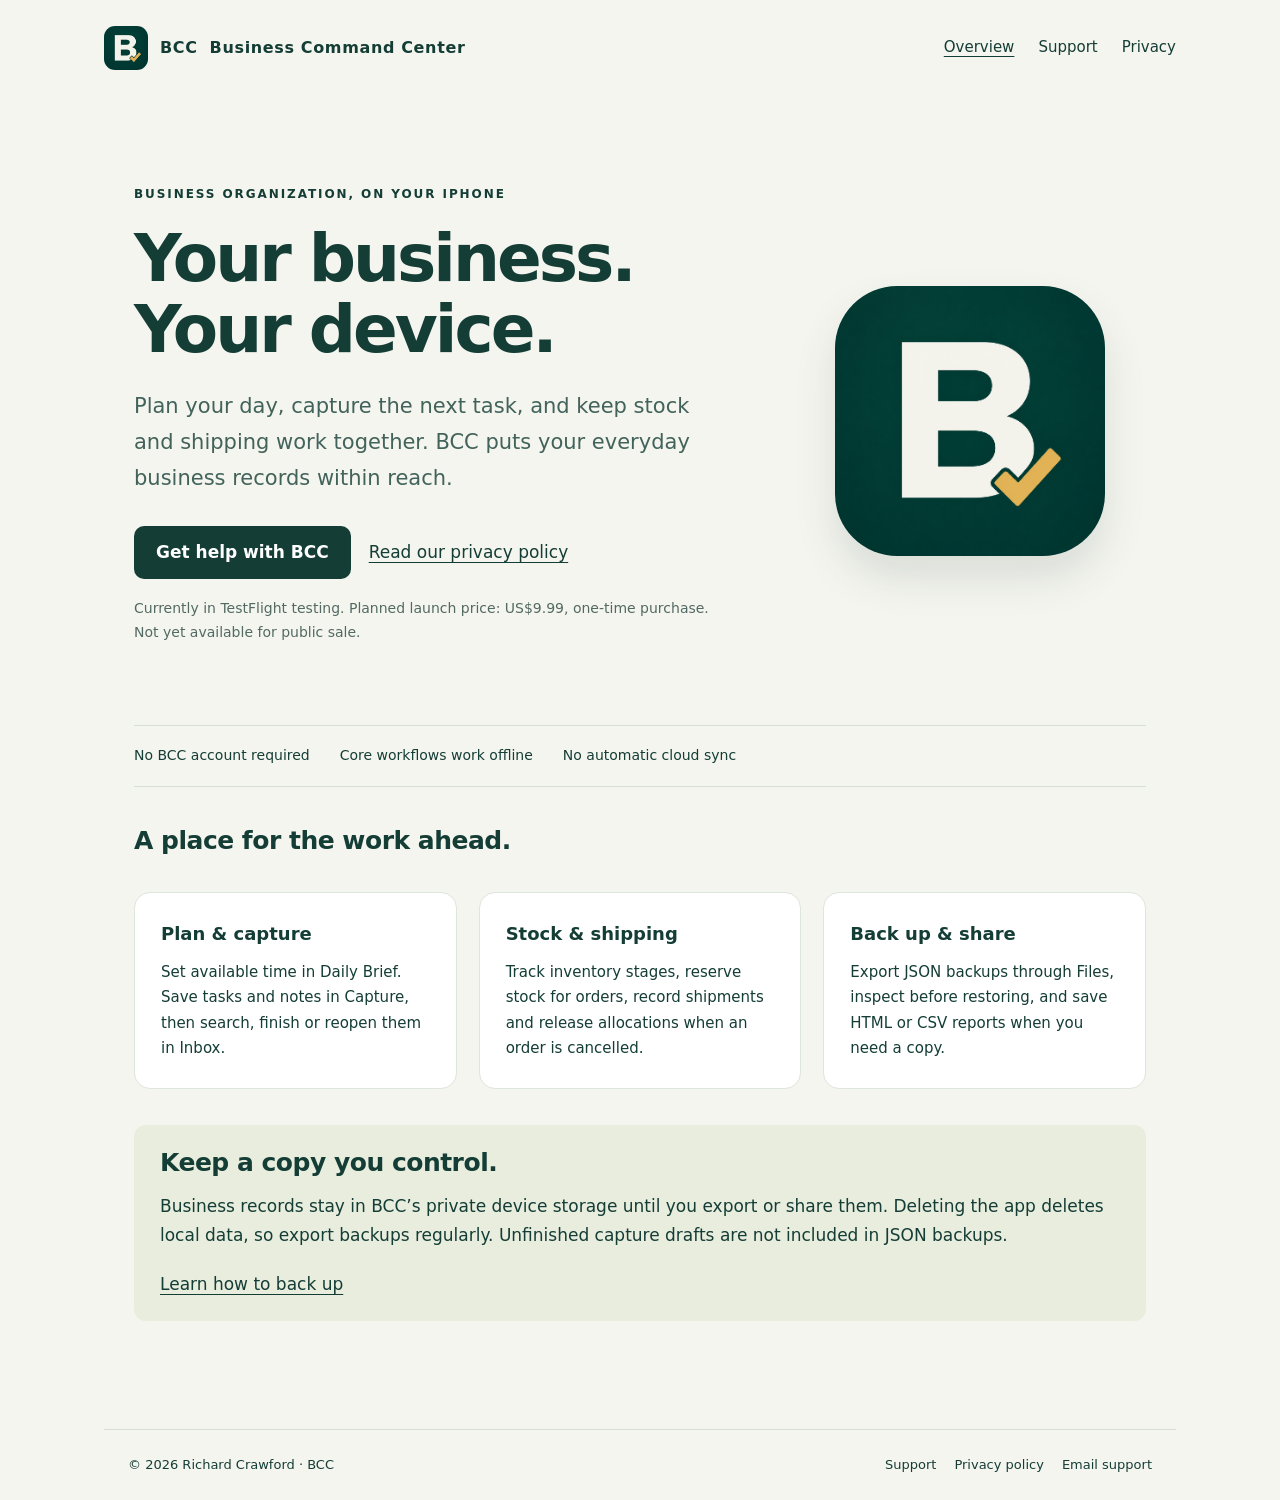
<file: index.html>
<!doctype html><html lang="en"><head><meta charset="utf-8"><meta name="viewport" content="width=device-width,initial-scale=1"><meta name="description" content="Support and privacy information for BCC, the local-first iPhone business organizer."><meta name="theme-color" content="#143D36"><title>Business Command Center · BCC</title><link rel="icon" href="./assets/appicon.png"><link rel="stylesheet" href="./assets/style.css"></head><body><a class="skip" href="#main">Skip to content</a><header><a class="brand" href="./"><img src="./assets/appicon.png" width="44" height="44" alt="">BCC <span>Business Command Center</span></a><nav aria-label="Main navigation"><a href="./" aria-current="page">Overview</a><a href="./support/">Support</a><a href="./privacy/">Privacy</a></nav></header><main id="main"><section class="hero"><div><span class="eyebrow">Business organization, on your iPhone</span><h1>Your business.<br>Your device.</h1><p class="lead">Plan your day, capture the next task, and keep stock and shipping work together. BCC puts your everyday business records within reach.</p><div class="actions"><a class="button" href="support/">Get help with BCC</a><a href="privacy/">Read our privacy policy</a></div><p class="note" style="margin-top:18px">Currently in TestFlight testing. Planned launch price: US$9.99, one-time purchase. Not yet available for public sale.</p></div><img class="hero-icon" src="assets/appicon.png" alt="BCC app icon: ivory B and gold checkmark on forest green" width="270" height="270"></section><div class="strip"><span>No BCC account required</span><span>Core workflows work offline</span><span>No automatic cloud sync</span></div><section aria-labelledby="features"><h2 id="features">A place for the work ahead.</h2><div class="grid"><article class="card"><h3>Plan &amp; capture</h3><p>Set available time in Daily Brief. Save tasks and notes in Capture, then search, finish or reopen them in Inbox.</p></article><article class="card"><h3>Stock &amp; shipping</h3><p>Track inventory stages, reserve stock for orders, record shipments and release allocations when an order is cancelled.</p></article><article class="card"><h3>Back up &amp; share</h3><p>Export JSON backups through Files, inspect before restoring, and save HTML or CSV reports when you need a copy.</p></article></div></section><section class="contact"><h2 style="margin-top:0">Keep a copy you control.</h2><p>Business records stay in BCC’s private device storage until you export or share them. Deleting the app deletes local data, so export backups regularly. Unfinished capture drafts are not included in JSON backups.</p><a href="support/#keep-a-backup">Learn how to back up</a></section></main><footer><span>© 2026 Richard Crawford · BCC</span><nav aria-label="Footer"><a href="./support/">Support</a><a href="./privacy/">Privacy policy</a><a href="mailto:rickroadway@gmail.com">Email support</a></nav></footer></body></html>
</file>
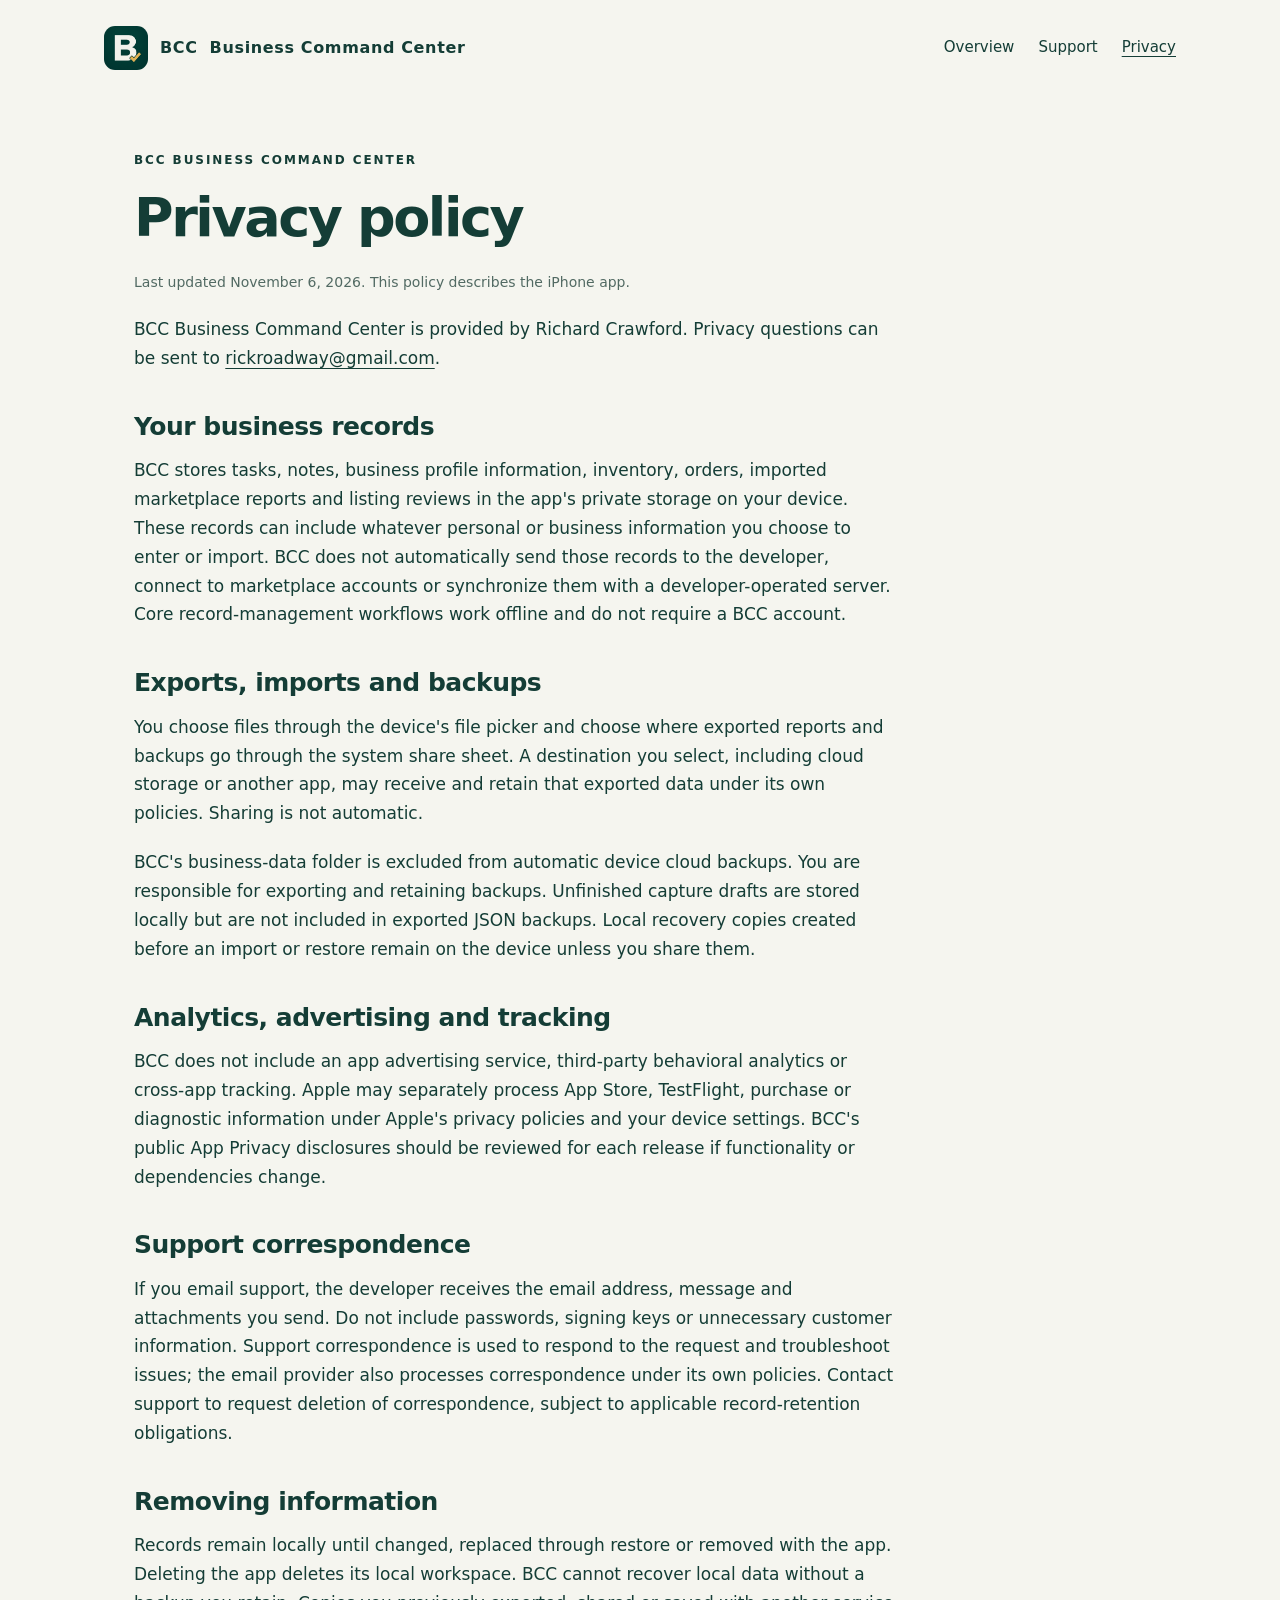
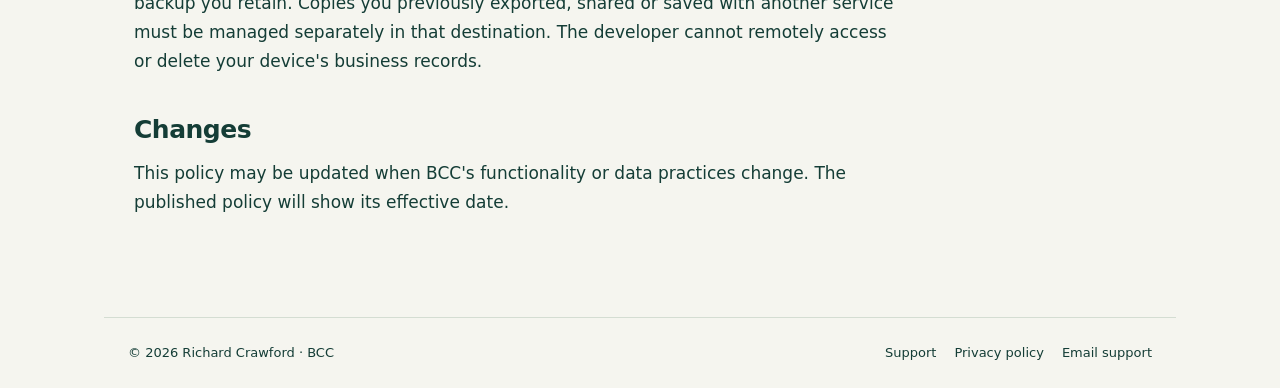
<file: privacy/index.html>
<!doctype html><html lang="en"><head><meta charset="utf-8"><meta name="viewport" content="width=device-width,initial-scale=1"><meta name="description" content="How BCC stores business records and handles exports, support correspondence and privacy."><meta name="theme-color" content="#143D36"><title>Privacy policy · BCC</title><link rel="icon" href="../assets/appicon.png"><link rel="stylesheet" href="../assets/style.css"></head><body><a class="skip" href="#main">Skip to content</a><header><a class="brand" href="../"><img src="../assets/appicon.png" width="44" height="44" alt="">BCC <span>Business Command Center</span></a><nav aria-label="Main navigation"><a href="../">Overview</a><a href="../support/">Support</a><a href="../privacy/" aria-current="page">Privacy</a></nav></header><main id="main"><article class="article"><span class="eyebrow">BCC Business Command Center</span><h1>Privacy policy</h1><p class="note">Last updated November 6, 2026. This policy describes the iPhone app.</p><p>BCC Business Command Center is provided by Richard Crawford. Privacy questions can be sent to <a href="mailto:rickroadway@gmail.com">rickroadway@gmail.com</a>.</p><h2 id="your-business-records">Your business records</h2><p>BCC stores tasks, notes, business profile information, inventory, orders, imported marketplace reports and listing reviews in the app&#x27;s private storage on your device. These records can include whatever personal or business information you choose to enter or import. BCC does not automatically send those records to the developer, connect to marketplace accounts or synchronize them with a developer-operated server. Core record-management workflows work offline and do not require a BCC account.</p><h2 id="exports--imports-and-backups">Exports, imports and backups</h2><p>You choose files through the device&#x27;s file picker and choose where exported reports and backups go through the system share sheet. A destination you select, including cloud storage or another app, may receive and retain that exported data under its own policies. Sharing is not automatic.</p><p>BCC&#x27;s business-data folder is excluded from automatic device cloud backups. You are responsible for exporting and retaining backups. Unfinished capture drafts are stored locally but are not included in exported JSON backups. Local recovery copies created before an import or restore remain on the device unless you share them.</p><h2 id="analytics--advertising-and-tracking">Analytics, advertising and tracking</h2><p>BCC does not include an app advertising service, third-party behavioral analytics or cross-app tracking. Apple may separately process App Store, TestFlight, purchase or diagnostic information under Apple&#x27;s privacy policies and your device settings. BCC&#x27;s public App Privacy disclosures should be reviewed for each release if functionality or dependencies change.</p><h2 id="support-correspondence">Support correspondence</h2><p>If you email support, the developer receives the email address, message and attachments you send. Do not include passwords, signing keys or unnecessary customer information. Support correspondence is used to respond to the request and troubleshoot issues; the email provider also processes correspondence under its own policies. Contact support to request deletion of correspondence, subject to applicable record-retention obligations.</p><h2 id="removing-information">Removing information</h2><p>Records remain locally until changed, replaced through restore or removed with the app. Deleting the app deletes its local workspace. BCC cannot recover local data without a backup you retain. Copies you previously exported, shared or saved with another service must be managed separately in that destination. The developer cannot remotely access or delete your device&#x27;s business records.</p><h2 id="changes">Changes</h2><p>This policy may be updated when BCC&#x27;s functionality or data practices change. The published policy will show its effective date.</p></article></main><footer><span>© 2026 Richard Crawford · BCC</span><nav aria-label="Footer"><a href="../support/">Support</a><a href="../privacy/">Privacy policy</a><a href="mailto:rickroadway@gmail.com">Email support</a></nav></footer></body></html>
</file>
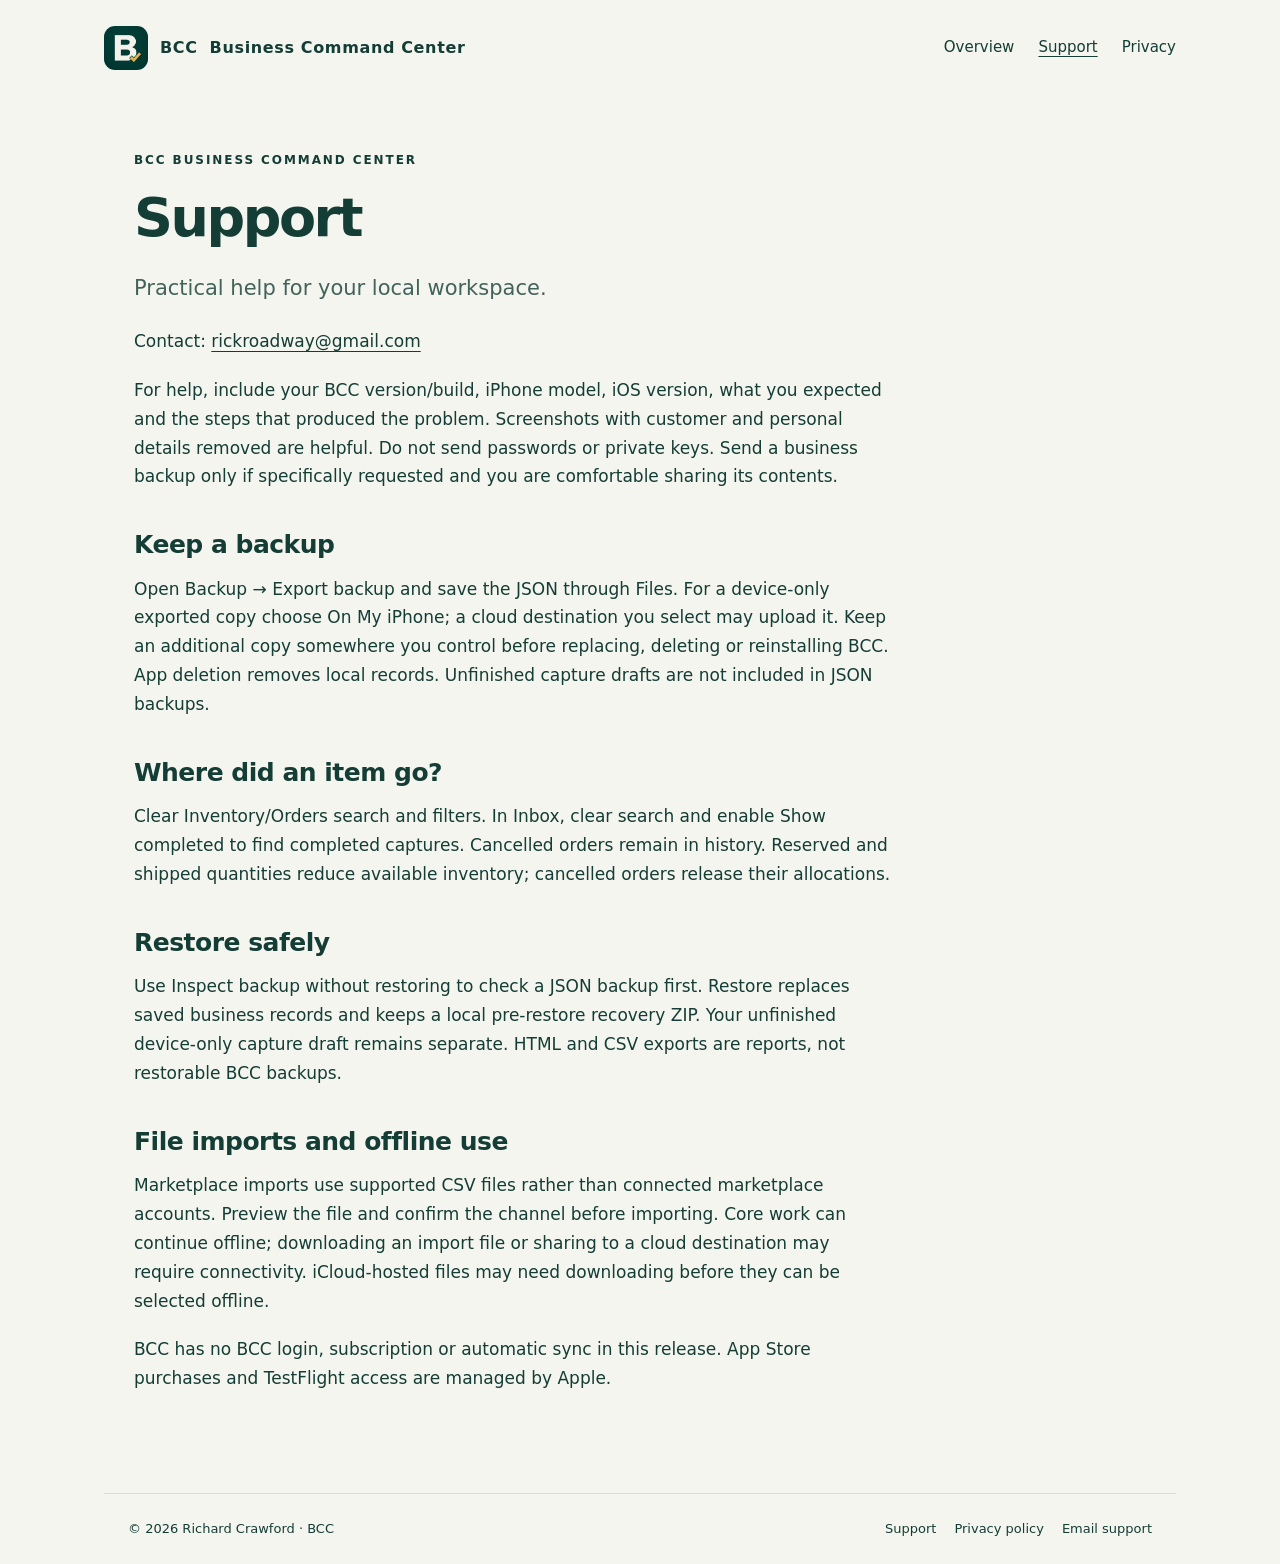
<file: support/index.html>
<!doctype html><html lang="en"><head><meta charset="utf-8"><meta name="viewport" content="width=device-width,initial-scale=1"><meta name="description" content="Help with BCC backups, inventory, orders, imports and offline use."><meta name="theme-color" content="#143D36"><title>Support · BCC</title><link rel="icon" href="../assets/appicon.png"><link rel="stylesheet" href="../assets/style.css"></head><body><a class="skip" href="#main">Skip to content</a><header><a class="brand" href="../"><img src="../assets/appicon.png" width="44" height="44" alt="">BCC <span>Business Command Center</span></a><nav aria-label="Main navigation"><a href="../">Overview</a><a href="../support/" aria-current="page">Support</a><a href="../privacy/">Privacy</a></nav></header><main id="main"><article class="article"><span class="eyebrow">BCC Business Command Center</span><h1>Support</h1><p class="lead">Practical help for your local workspace.</p><p>Contact: <a href="mailto:rickroadway@gmail.com">rickroadway@gmail.com</a></p><p>For help, include your BCC version/build, iPhone model, iOS version, what you expected and the steps that produced the problem. Screenshots with customer and personal details removed are helpful. Do not send passwords or private keys. Send a business backup only if specifically requested and you are comfortable sharing its contents.</p><h2 id="keep-a-backup">Keep a backup</h2><p>Open Backup → Export backup and save the JSON through Files. For a device-only exported copy choose On My iPhone; a cloud destination you select may upload it. Keep an additional copy somewhere you control before replacing, deleting or reinstalling BCC. App deletion removes local records. Unfinished capture drafts are not included in JSON backups.</p><h2 id="where-did-an-item-go">Where did an item go?</h2><p>Clear Inventory/Orders search and filters. In Inbox, clear search and enable Show completed to find completed captures. Cancelled orders remain in history. Reserved and shipped quantities reduce available inventory; cancelled orders release their allocations.</p><h2 id="restore-safely">Restore safely</h2><p>Use Inspect backup without restoring to check a JSON backup first. Restore replaces saved business records and keeps a local pre-restore recovery ZIP. Your unfinished device-only capture draft remains separate. HTML and CSV exports are reports, not restorable BCC backups.</p><h2 id="file-imports-and-offline-use">File imports and offline use</h2><p>Marketplace imports use supported CSV files rather than connected marketplace accounts. Preview the file and confirm the channel before importing. Core work can continue offline; downloading an import file or sharing to a cloud destination may require connectivity. iCloud-hosted files may need downloading before they can be selected offline.</p><p>BCC has no BCC login, subscription or automatic sync in this release. App Store purchases and TestFlight access are managed by Apple.</p></article></main><footer><span>© 2026 Richard Crawford · BCC</span><nav aria-label="Footer"><a href="../support/">Support</a><a href="../privacy/">Privacy policy</a><a href="mailto:rickroadway@gmail.com">Email support</a></nav></footer></body></html>
</file>
<file: assets/style.css>
*{box-sizing:border-box}html{scroll-behavior:smooth}body{margin:0;background:#f5f5ef;color:#143d36;font:17px/1.7 system-ui,-apple-system,BlinkMacSystemFont,"Segoe UI",sans-serif}a{color:inherit;text-underline-offset:4px}a:focus-visible,summary:focus-visible{outline:3px solid #b18020;outline-offset:5px}.skip{position:absolute;left:16px;top:-80px;background:white;padding:10px}.skip:focus{top:8px}header{max-width:1120px;margin:auto;padding:26px 24px;display:flex;align-items:center;justify-content:space-between;gap:24px}nav{display:flex;gap:24px;flex-wrap:wrap}.brand{font-size:16px;font-weight:750;letter-spacing:.04em;text-decoration:none;display:flex;align-items:center;gap:12px}.brand img{width:44px;height:44px;border-radius:11px}nav a{font-size:15px;text-decoration:none}nav a[aria-current=page]{text-decoration:underline}main{max-width:1060px;margin:auto;padding:48px 24px 80px}.eyebrow{font-size:12px;letter-spacing:.16em;text-transform:uppercase;font-weight:750}h1{font-size:clamp(36px,6vw,66px);line-height:1.08;letter-spacing:-.045em;margin:16px 0 24px}h2{font-size:25px;line-height:1.25;letter-spacing:-.02em;margin:38px 0 14px}h3{font-size:18px;margin:0 0 10px}p{margin:0 0 20px}.lead{font-size:21px;max-width:680px;color:#42635b}.hero{display:grid;grid-template-columns:1.7fr 1fr;gap:64px;align-items:center;padding:34px 0 60px}.hero-icon{width:100%;max-width:270px;justify-self:center;border-radius:23%;box-shadow:0 22px 42px #143d3620}.actions{display:flex;gap:18px;align-items:center;flex-wrap:wrap;margin-top:30px}.button{display:inline-block;padding:12px 22px;background:#143d36;color:#fff;border-radius:10px;text-decoration:none;font-weight:650}.note{font-size:14px;color:#526a63}.strip{border-block:1px solid #d4ddd2;padding:18px 0;display:flex;gap:30px;flex-wrap:wrap;font-size:14px}.grid{display:grid;grid-template-columns:repeat(3,1fr);gap:22px;margin:36px 0}.card{padding:26px;background:#fff;border:1px solid #dee5da;border-radius:16px}.card p{font-size:15px;margin:0}.article{max-width:760px}.article h1{font-size:clamp(36px,5vw,54px)}.contact{background:#e8edde;padding:22px 26px;border-radius:12px;margin:28px 0}.contact a{overflow-wrap:anywhere}footer{border-top:1px solid #d4ddd2;max-width:1072px;margin:0 auto;padding:24px;display:flex;justify-content:space-between;gap:20px;font-size:13px;flex-wrap:wrap}footer nav{gap:18px}footer a{font-size:13px}@media(max-width:700px){header{align-items:flex-start;flex-direction:column;gap:16px}.hero{grid-template-columns:1fr;gap:32px;padding-top:0}.hero-icon{width:160px;justify-self:start;grid-row:1}.grid{grid-template-columns:1fr}main{padding-top:26px}.lead{font-size:19px}nav{gap:18px}}@media(prefers-reduced-motion:reduce){html{scroll-behavior:auto}}
</file>
